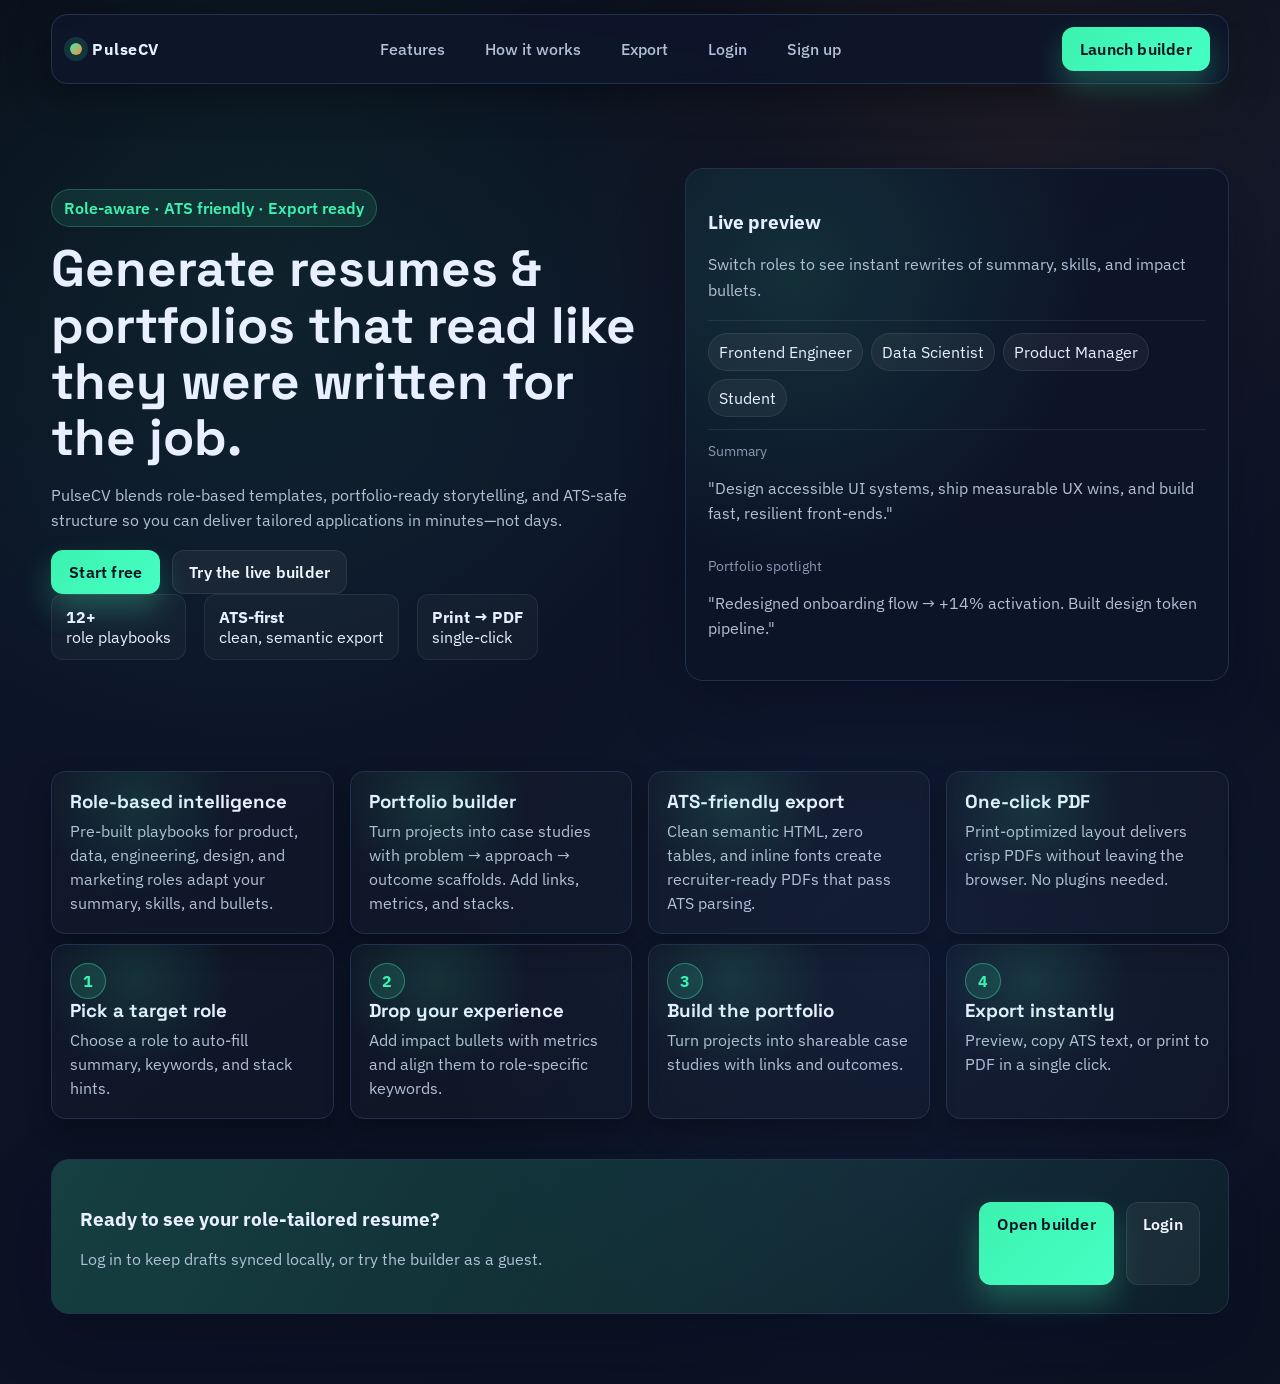
<file: index.html>
<!DOCTYPE html>
<html lang="en">
  <head>
    <meta charset="UTF-8" />
    <meta name="viewport" content="width=device-width, initial-scale=1.0" />
    <title>PulseCV | Intelligent Resume & Portfolio Builder</title>
    <link rel="stylesheet" href="styles.css" />
  </head>
  <body>
    <nav class="navbar non-print">
      <div class="container nav-shell">
        <div class="brand">
          <span class="brand-dot"></span>
          <span>PulseCV</span>
        </div>
        <div class="nav-links">
          <a href="#features">Features</a>
          <a href="#flow">How it works</a>
          <a href="#cta">Export</a>
          <a href="login.html">Login</a>
          <a href="signup.html">Sign up</a>
        </div>
        <a class="btn btn-primary" href="dashboard.html">Launch builder</a>
      </div>
    </nav>

    <header class="container hero">
      <div>
        <div class="pill">Role-aware · ATS friendly · Export ready</div>
        <h1>Generate resumes & portfolios that read like they were written for the job.</h1>
        <p>
          PulseCV blends role-based templates, portfolio-ready storytelling, and ATS-safe structure so you can
          deliver tailored applications in minutes—not days.
        </p>
        <div class="hero-actions">
          <a class="btn btn-primary" href="signup.html">Start free</a>
          <a class="btn btn-ghost" href="dashboard.html">Try the live builder</a>
        </div>
        <div class="stat-row">
          <div class="stat">
            <strong>12+</strong><br />
            role playbooks
          </div>
          <div class="stat">
            <strong>ATS-first</strong><br />
            clean, semantic export
          </div>
          <div class="stat">
            <strong>Print → PDF</strong><br />
            single-click
          </div>
        </div>
      </div>
      <div class="hero-card">
        <h3>Live preview</h3>
        <p class="muted">Switch roles to see instant rewrites of summary, skills, and impact bullets.</p>
        <div class="divider"></div>
        <div class="chip-row">
          <span class="chip">Frontend Engineer</span>
          <span class="chip">Data Scientist</span>
          <span class="chip">Product Manager</span>
          <span class="chip">Student</span>
        </div>
        <div class="divider"></div>
        <div class="stack">
          <div>
            <div class="subtext">Summary</div>
            <p>"Design accessible UI systems, ship measurable UX wins, and build fast, resilient front-ends."</p>
          </div>
          <div>
            <div class="subtext">Portfolio spotlight</div>
            <p class="muted">"Redesigned onboarding flow → +14% activation. Built design token pipeline."</p>
          </div>
        </div>
      </div>
    </header>

    <main class="container">
      <section id="features" class="grid feature-grid">
        <div class="card">
          <h3>Role-based intelligence</h3>
          <p>Pre-built playbooks for product, data, engineering, design, and marketing roles adapt your summary, skills, and bullets.</p>
        </div>
        <div class="card">
          <h3>Portfolio builder</h3>
          <p>Turn projects into case studies with problem → approach → outcome scaffolds. Add links, metrics, and stacks.</p>
        </div>
        <div class="card">
          <h3>ATS-friendly export</h3>
          <p>Clean semantic HTML, zero tables, and inline fonts create recruiter-ready PDFs that pass ATS parsing.</p>
        </div>
        <div class="card">
          <h3>One-click PDF</h3>
          <p>Print-optimized layout delivers crisp PDFs without leaving the browser. No plugins needed.</p>
        </div>
      </section>

      <section id="flow" class="grid steps">
        <div class="card">
          <div class="step-number">1</div>
          <h3>Pick a target role</h3>
          <p>Choose a role to auto-fill summary, keywords, and stack hints.</p>
        </div>
        <div class="card">
          <div class="step-number">2</div>
          <h3>Drop your experience</h3>
          <p>Add impact bullets with metrics and align them to role-specific keywords.</p>
        </div>
        <div class="card">
          <div class="step-number">3</div>
          <h3>Build the portfolio</h3>
          <p>Turn projects into shareable case studies with links and outcomes.</p>
        </div>
        <div class="card">
          <div class="step-number">4</div>
          <h3>Export instantly</h3>
          <p>Preview, copy ATS text, or print to PDF in a single click.</p>
        </div>
      </section>

      <section id="cta" class="cta-banner">
        <div>
          <h3>Ready to see your role-tailored resume?</h3>
          <p class="muted">Log in to keep drafts synced locally, or try the builder as a guest.</p>
        </div>
        <div class="hero-actions">
          <a class="btn btn-primary" href="dashboard.html">Open builder</a>
          <a class="btn btn-ghost" href="login.html">Login</a>
        </div>
      </section>
    </main>
  </body>
</html>
</file>
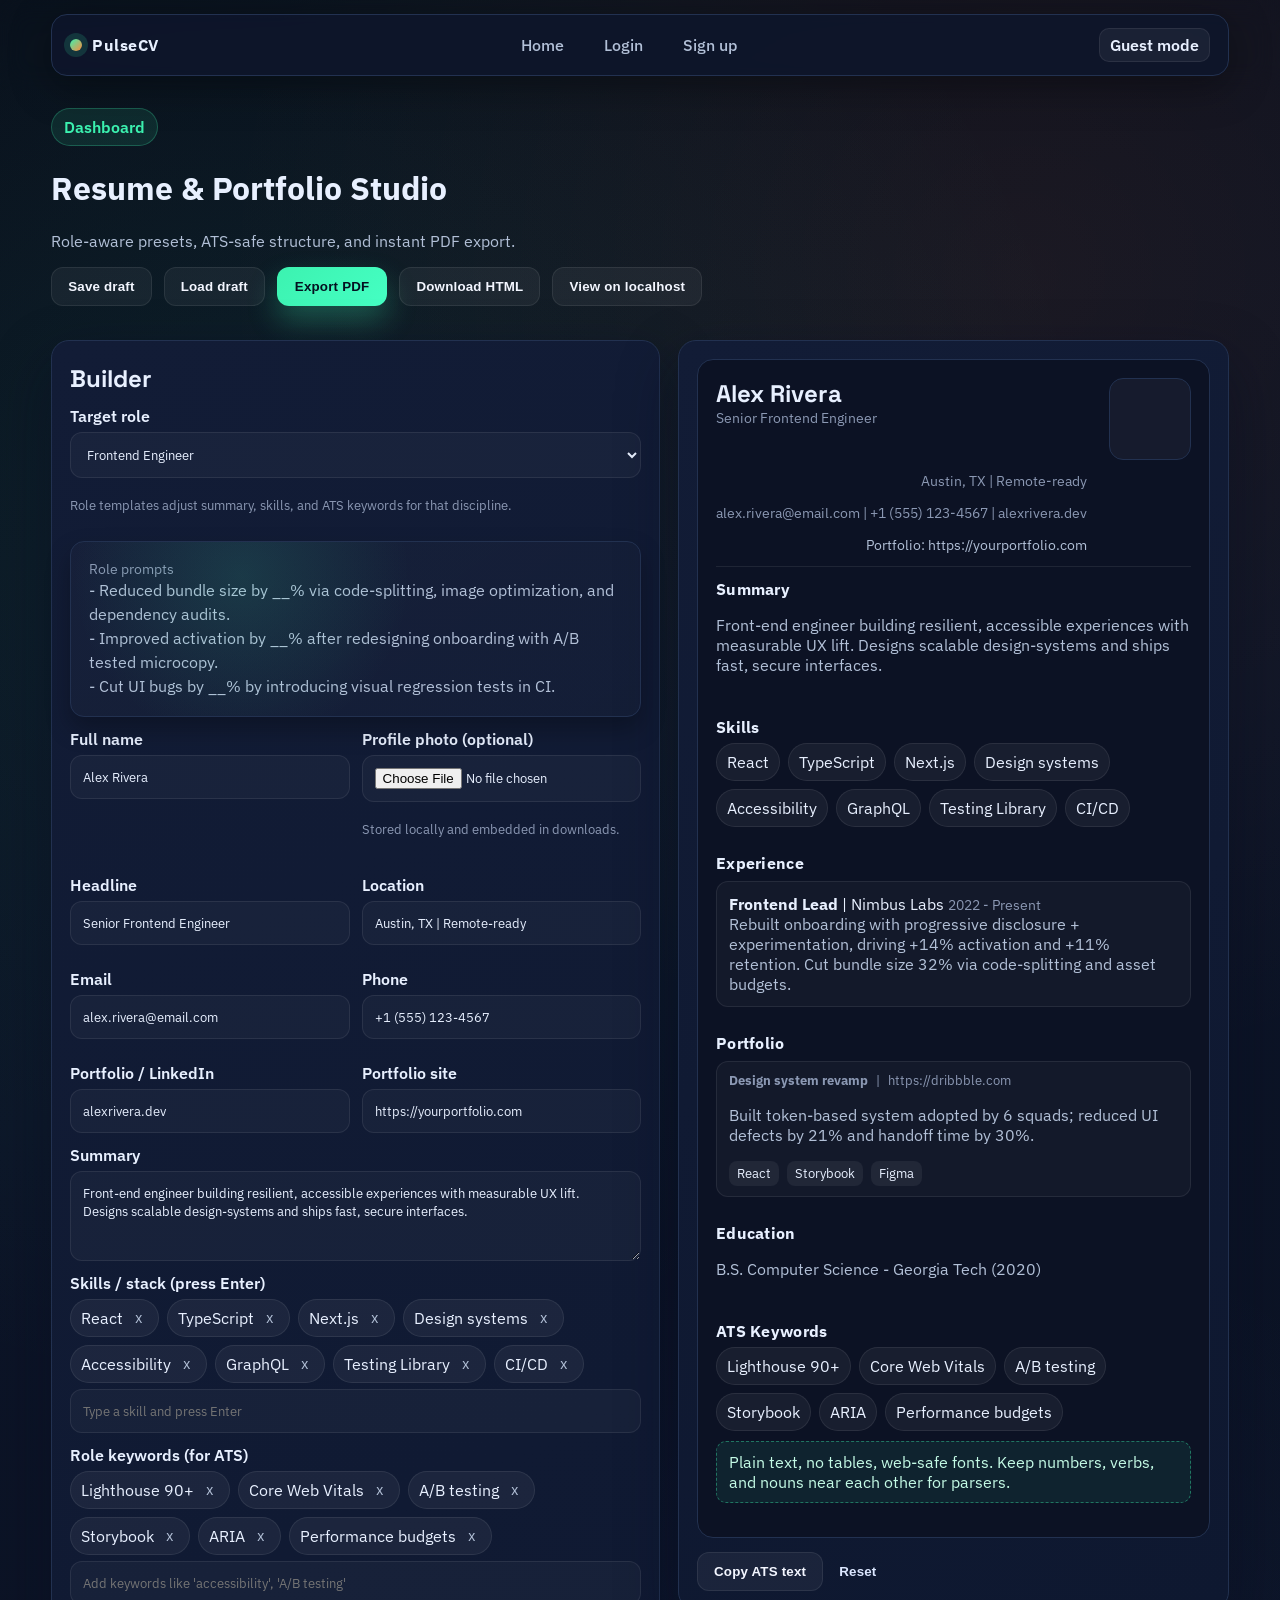
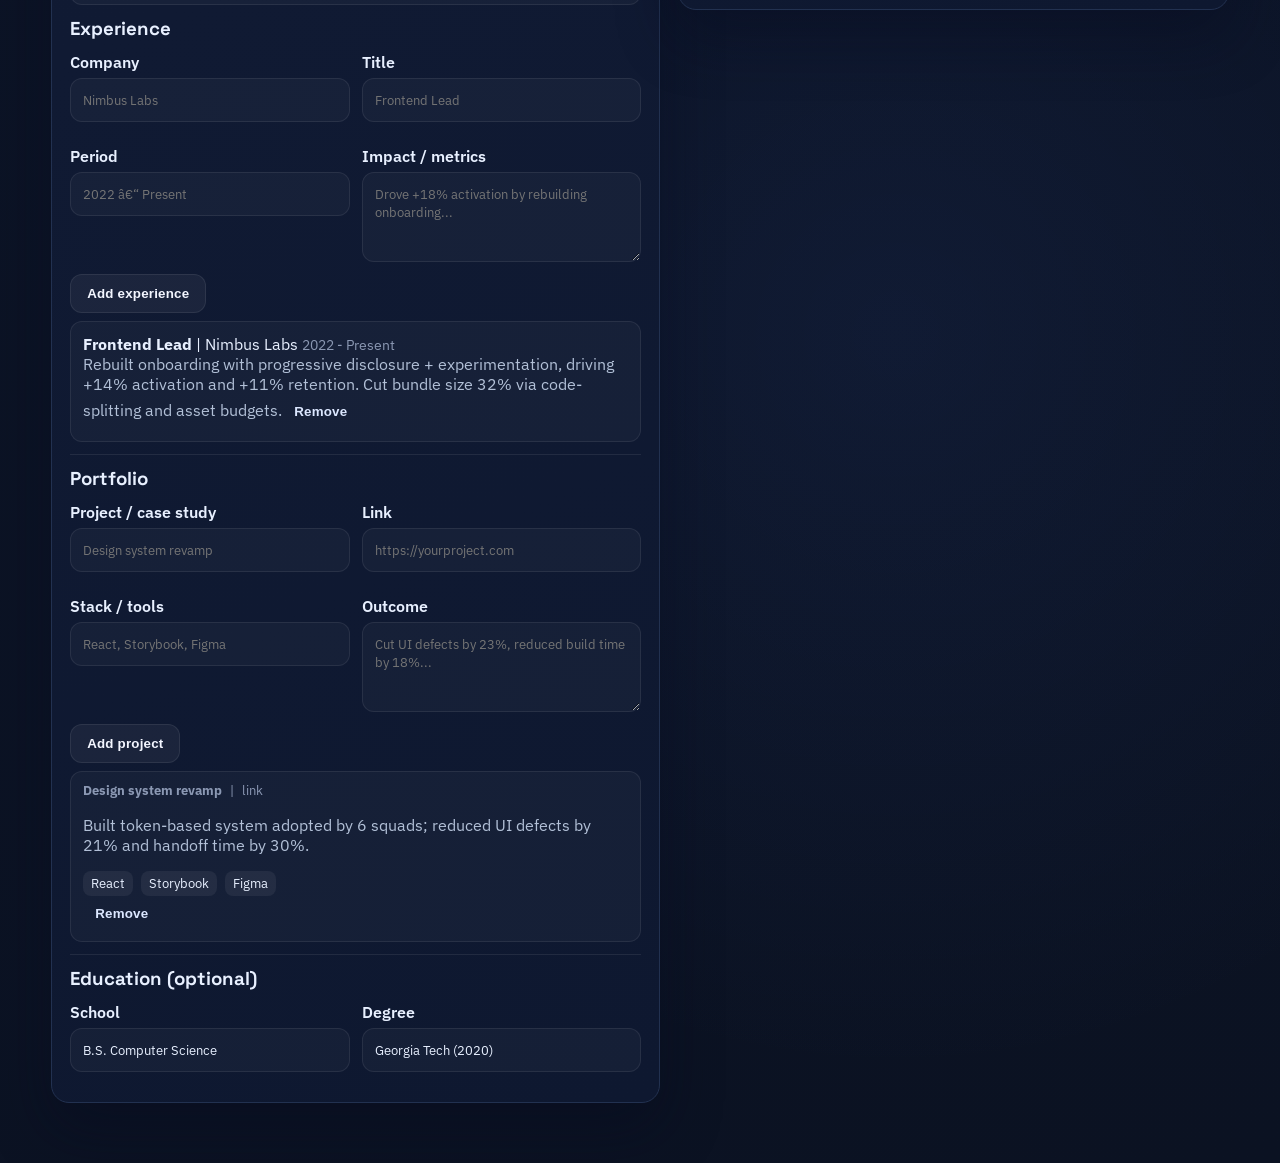
<file: dashboard.html>
﻿<!DOCTYPE html>
<html lang="en">
  <head>
    <meta charset="UTF-8" />
    <meta name="viewport" content="width=device-width, initial-scale=1.0" />
    <title>Dashboard | PulseCV</title>
    <link rel="stylesheet" href="styles.css" />
  </head>
  <body>
    <nav class="navbar non-print">
      <div class="container nav-shell">
        <div class="brand">
          <span class="brand-dot"></span>
          <a href="index.html">PulseCV</a>
        </div>
        <div class="nav-links">
          <a href="index.html">Home</a>
          <a href="login.html">Login</a>
          <a href="signup.html">Sign up</a>
        </div>
        <div class="badge" id="userBadge">Guest mode</div>
      </div>
    </nav>

    <main class="container">
      <div class="topbar non-print">
        <div>
          <div class="pill">Dashboard</div>
          <h1>Resume & Portfolio Studio</h1>
          <p class="muted">Role-aware presets, ATS-safe structure, and instant PDF export.</p>
        </div>
        <div class="hero-actions">
          <button id="saveDraft" class="btn btn-ghost">Save draft</button>
          <button id="loadDraft" class="btn btn-ghost">Load draft</button>
          <button id="exportPdf" class="btn btn-primary">Export PDF</button>
          <button id="downloadHtml" class="btn btn-ghost">Download HTML</button>
          <button id="viewLocal" class="btn btn-ghost">View on localhost</button>
        </div>
      </div>

      <div class="workspace">
        <section class="panel non-print">
          <h2>Builder</h2>
          <div class="field">
            <label for="roleSelect">Target role</label>
            <select id="roleSelect">
              <option>Frontend Engineer</option>
              <option>Full-Stack Engineer</option>
              <option>Data Scientist</option>
              <option>Machine Learning Engineer</option>
              <option>Product Manager</option>
              <option>UX Designer</option>
              <option>Marketing Manager</option>
            </select>
            <p class="hint">Role templates adjust summary, skills, and ATS keywords for that discipline.</p>
            <div class="card" id="roleHints" style="margin-top: 8px;">
              <div class="subtext">Role prompts</div>
              <p class="muted" id="rolePromptText">Choose a role to see suggested impact bullets.</p>
            </div>
          </div>

          <div class="two-col">
            <div class="field">
              <label for="nameInput">Full name</label>
              <input id="nameInput" placeholder="Alex Rivera" />
            </div>
            <div class="field">
              <label for="photoInput">Profile photo (optional)</label>
              <input id="photoInput" type="file" accept="image/*" />
              <p class="hint">Stored locally and embedded in downloads.</p>
            </div>
            <div class="field">
              <label for="titleInput">Headline</label>
              <input id="titleInput" placeholder="Senior Frontend Engineer" />
            </div>
            <div class="field">
              <label for="locationInput">Location</label>
              <input id="locationInput" placeholder="Austin, TX | Remote-ready" />
            </div>
            <div class="field">
              <label for="emailInput">Email</label>
              <input id="emailInput" type="email" placeholder="you@example.com" />
            </div>
            <div class="field">
              <label for="phoneInput">Phone</label>
              <input id="phoneInput" placeholder="+1 (555) 123-4567" />
            </div>
            <div class="field">
              <label for="websiteInput">Portfolio / LinkedIn</label>
              <input id="websiteInput" placeholder="linkedin.com/in/you" />
            </div>
            <div class="field">
              <label for="portfolioInput">Portfolio site</label>
              <input id="portfolioInput" placeholder="https://yourportfolio.com" />
            </div>
          </div>

          <div class="field">
            <label for="summaryInput">Summary</label>
            <textarea id="summaryInput" placeholder="Impact-focused summary aligned to target role."></textarea>
          </div>

          <div class="field">
            <label>Skills / stack (press Enter)</label>
            <div class="chip-row" id="skillsChips"></div>
            <input id="skillsInput" placeholder="Type a skill and press Enter" />
          </div>

          <div class="field">
            <label>Role keywords (for ATS)</label>
            <div class="chip-row" id="keywordChips"></div>
            <input id="keywordInput" placeholder="Add keywords like 'accessibility', 'A/B testing'" />
          </div>

          <h3>Experience</h3>
          <div class="two-col">
            <div class="field">
              <label for="expCompany">Company</label>
              <input id="expCompany" placeholder="Nimbus Labs" />
            </div>
            <div class="field">
              <label for="expTitle">Title</label>
              <input id="expTitle" placeholder="Frontend Lead" />
            </div>
            <div class="field">
              <label for="expPeriod">Period</label>
              <input id="expPeriod" placeholder="2022 â€“ Present" />
            </div>
            <div class="field">
              <label for="expImpact">Impact / metrics</label>
              <textarea id="expImpact" placeholder="Drove +18% activation by rebuilding onboarding..."></textarea>
            </div>
          </div>
          <button id="addExperience" class="btn btn-ghost" type="button">Add experience</button>
          <div class="list" id="experienceList"></div>

          <div class="divider"></div>
          <h3>Portfolio</h3>
          <div class="two-col">
            <div class="field">
              <label for="projTitle">Project / case study</label>
              <input id="projTitle" placeholder="Design system revamp" />
            </div>
            <div class="field">
              <label for="projLink">Link</label>
              <input id="projLink" placeholder="https://yourproject.com" />
            </div>
            <div class="field">
              <label for="projStack">Stack / tools</label>
              <input id="projStack" placeholder="React, Storybook, Figma" />
            </div>
            <div class="field">
              <label for="projOutcome">Outcome</label>
              <textarea id="projOutcome" placeholder="Cut UI defects by 23%, reduced build time by 18%..."></textarea>
            </div>
          </div>
          <button id="addProject" class="btn btn-ghost" type="button">Add project</button>
          <div class="list" id="projectList"></div>

          <div class="divider"></div>
          <h3>Education (optional)</h3>
          <div class="two-col">
            <div class="field">
              <label for="eduSchool">School</label>
              <input id="eduSchool" placeholder="Georgia Tech" />
            </div>
            <div class="field">
              <label for="eduDegree">Degree</label>
              <input id="eduDegree" placeholder="B.S. Computer Science, 2020" />
            </div>
          </div>
        </section>

        <section class="panel">
          <div class="resume-card" id="exportArea">
            <div class="resume-header">
              <div>
                <h2 id="previewName">Your Name</h2>
                <div class="subtext" id="previewTitle">Role headline</div>
              </div>
              <div class="avatar" id="previewPhoto" aria-label="Profile photo"></div>
              <div class="stack subtext" style="text-align: right;">
                <span id="previewLocation">Location</span>
                <span id="previewContact">email | phone | site</span>
                <span id="previewPortfolio" class="muted"></span>
              </div>
            </div>

            <div class="stack">
              <div>
                <div class="section-title">Summary</div>
                <p id="previewSummary" class="muted">Concise, role-aware summary goes here.</p>
              </div>

              <div>
                <div class="section-title">Skills</div>
                <div class="chip-row" id="previewSkills"></div>
              </div>

              <div>
                <div class="section-title">Experience</div>
                <div class="list" id="previewExperience"></div>
              </div>

              <div>
                <div class="section-title">Portfolio</div>
                <div class="list" id="previewProjects"></div>
              </div>

              <div>
                <div class="section-title">Education</div>
                <p id="previewEducation" class="muted">Add your education.</p>
              </div>

              <div>
                <div class="section-title">ATS Keywords</div>
                <div class="chip-row" id="previewKeywords"></div>
                <p class="ats-note">
                  Plain text, no tables, web-safe fonts. Keep numbers, verbs, and nouns near each other for parsers.
                </p>
              </div>
            </div>
          </div>

          <div class="hero-actions non-print" style="margin-top: 14px;">
            <button id="copyATS" class="btn btn-ghost" type="button">Copy ATS text</button>
            <button id="clearData" class="btn btn-text" type="button">Reset</button>
          </div>
        </section>
      </div>
    </main>

    <script src="js/dashboard.js"></script>
  </body>
</html>
</file>
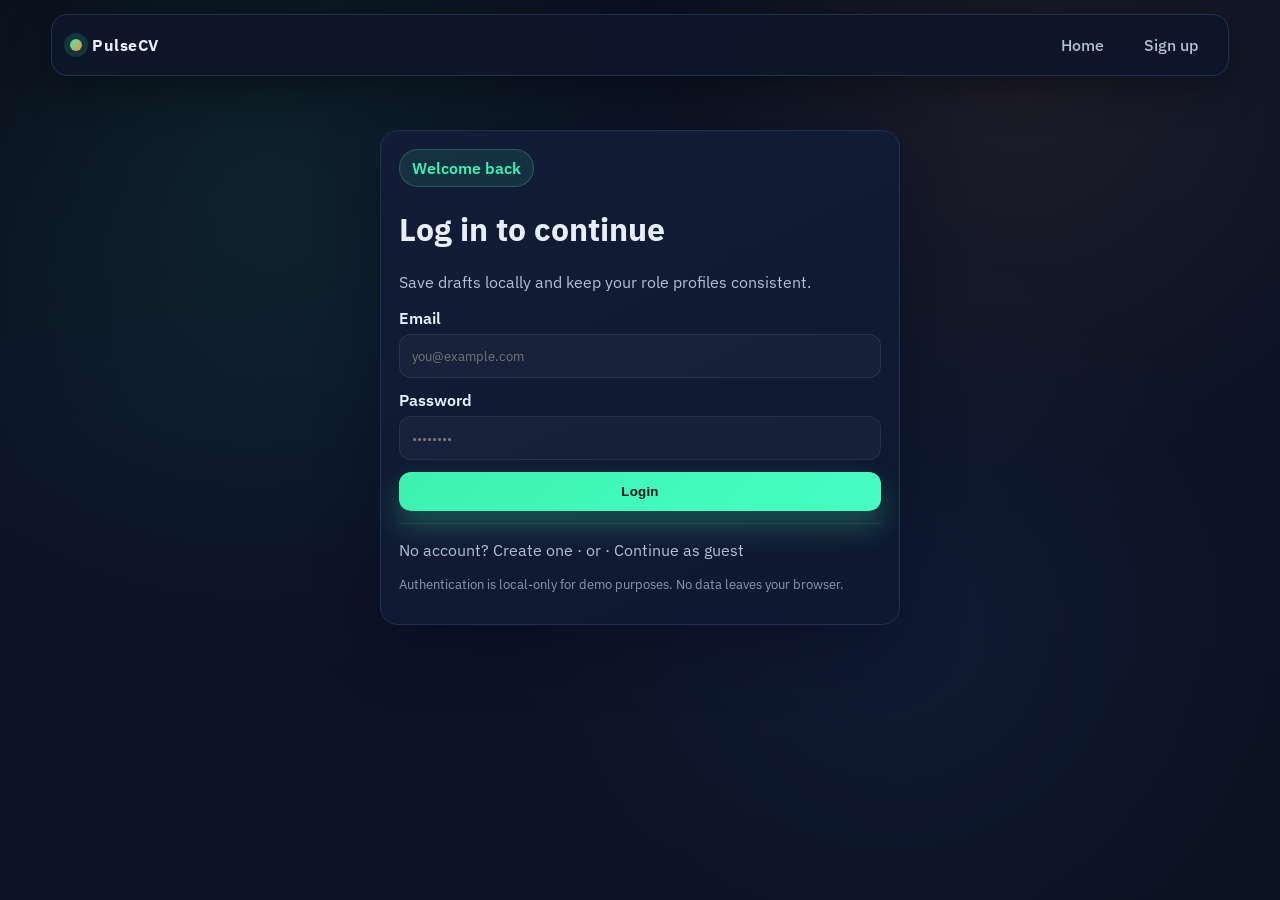
<file: login.html>
<!DOCTYPE html>
<html lang="en">
  <head>
    <meta charset="UTF-8" />
    <meta name="viewport" content="width=device-width, initial-scale=1.0" />
    <title>Login | PulseCV</title>
    <link rel="stylesheet" href="styles.css" />
  </head>
  <body>
    <nav class="navbar non-print">
      <div class="container nav-shell">
        <div class="brand">
          <span class="brand-dot"></span>
          <a href="index.html">PulseCV</a>
        </div>
        <div class="nav-links">
          <a href="index.html">Home</a>
          <a href="signup.html">Sign up</a>
        </div>
      </div>
    </nav>

    <main class="container" style="max-width: 520px; padding: 40px 0 80px;">
      <div class="panel">
        <div class="pill">Welcome back</div>
        <h1>Log in to continue</h1>
        <p class="muted">Save drafts locally and keep your role profiles consistent.</p>
        <form id="loginForm">
          <div class="field">
            <label for="loginEmail">Email</label>
            <input id="loginEmail" type="email" name="email" placeholder="you@example.com" required />
          </div>
          <div class="field">
            <label for="loginPassword">Password</label>
            <input id="loginPassword" type="password" name="password" placeholder="••••••••" required />
          </div>
          <button class="btn btn-primary" type="submit" style="width: 100%;">Login</button>
        </form>
        <div class="divider"></div>
        <p class="muted">
          No account?
          <a href="signup.html">Create one</a>
          · or ·
          <a href="dashboard.html">Continue as guest</a>
        </p>
        <p class="hint">Authentication is local-only for demo purposes. No data leaves your browser.</p>
      </div>
    </main>

    <script src="js/auth.js"></script>
  </body>
</html>
</file>
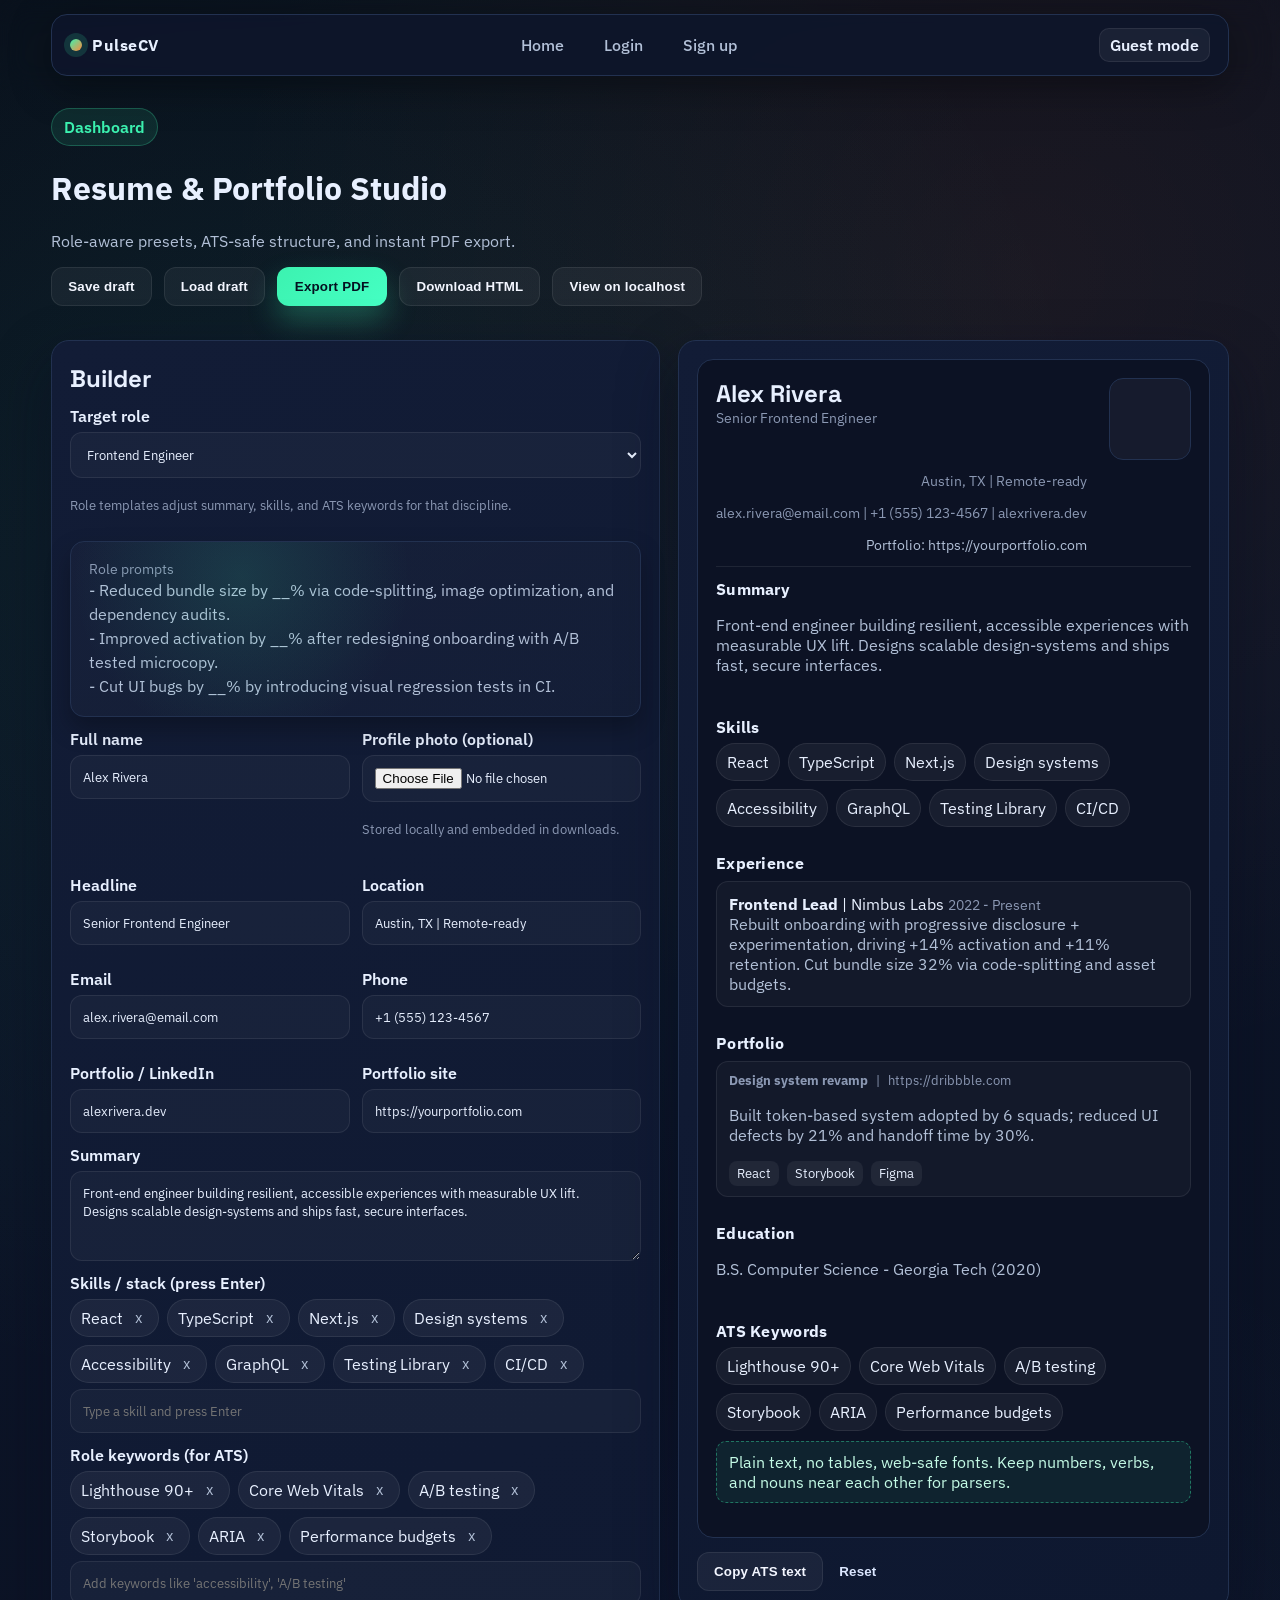
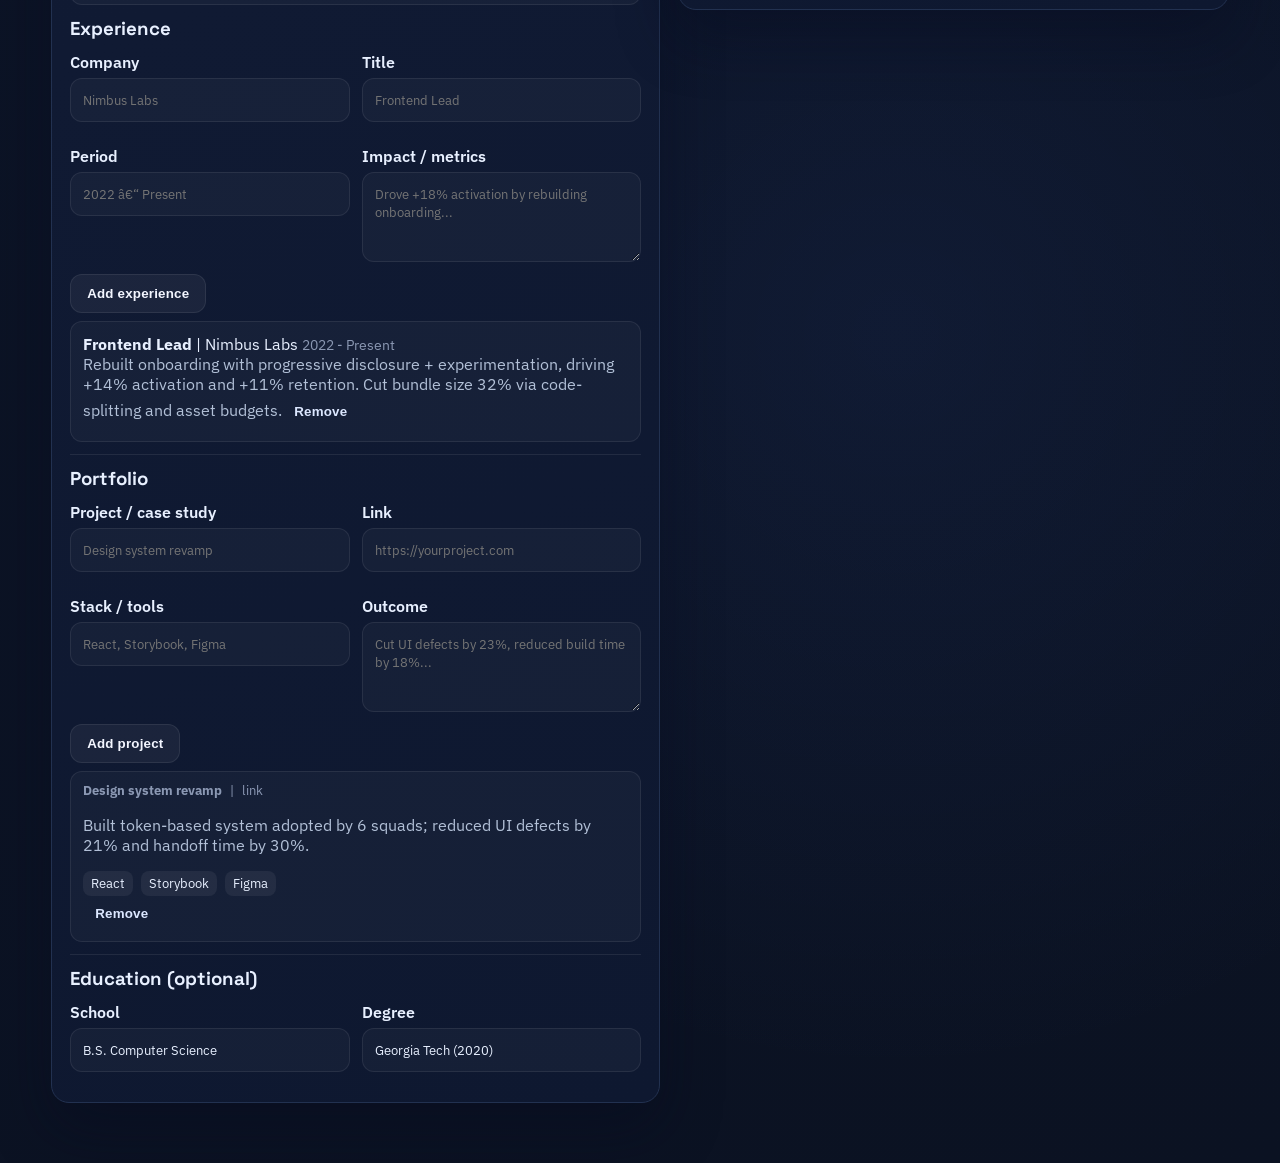
<file: resume-view.html>
<!DOCTYPE html>
<html lang="en">
  <head>
    <meta charset="UTF-8" />
    <meta name="viewport" content="width=device-width, initial-scale=1.0" />
    <title>Resume Preview | PulseCV</title>
    <link rel="stylesheet" href="styles.css" />
  </head>
  <body>
    <main class="container" style="padding: 30px 0 60px;">
      <div class="topbar">
        <div>
          <div class="pill">Local preview</div>
          <h1>Your saved resume</h1>
          <p class="muted">This view reads your latest saved draft from localStorage.</p>
        </div>
        <div class="hero-actions">
          <a class="btn btn-ghost" href="dashboard.html">Back to builder</a>
          <button class="btn btn-primary" onclick="window.print()">Export PDF</button>
        </div>
      </div>

      <div class="panel">
        <div class="resume-card" id="previewCard">
          <div class="resume-header">
            <div>
              <h2 id="pvName">Your Name</h2>
              <div class="subtext" id="pvTitle">Role headline</div>
            </div>
            <div class="avatar" id="pvPhoto" aria-label="Profile photo"></div>
            <div class="stack subtext" style="text-align: right;">
              <span id="pvLocation">Location</span>
              <span id="pvContact">contact</span>
              <span id="pvPortfolio" class="muted"></span>
            </div>
          </div>

          <div class="stack">
            <div>
              <div class="section-title">Summary</div>
              <p id="pvSummary" class="muted">Summary goes here.</p>
            </div>

            <div>
              <div class="section-title">Skills</div>
              <div class="chip-row" id="pvSkills"></div>
            </div>

            <div>
              <div class="section-title">Experience</div>
              <div class="list" id="pvExperience"></div>
            </div>

            <div>
              <div class="section-title">Portfolio</div>
              <div class="list" id="pvProjects"></div>
            </div>

            <div>
              <div class="section-title">Education</div>
              <p id="pvEducation" class="muted">Education</p>
            </div>

            <div>
              <div class="section-title">ATS Keywords</div>
              <div class="chip-row" id="pvKeywords"></div>
            </div>
          </div>
        </div>
      </div>
    </main>

    <script>
      (() => {
        const DRAFT_KEY = 'pulsecv_draft_v1';
        const qs = (id) => document.getElementById(id);
        const renderChips = (arr, target) => {
          if (!target) return;
          target.innerHTML = '';
          arr.forEach((val) => {
            const chip = document.createElement('span');
            chip.className = 'chip';
            chip.textContent = val;
            target.appendChild(chip);
          });
        };
        const renderList = (items, target, formatter) => {
          if (!target) return;
          target.innerHTML = '';
          items.forEach((item) => {
            const div = document.createElement('div');
            div.className = 'list-item';
            div.innerHTML = formatter(item);
            target.appendChild(div);
          });
        };
        const loadDraft = () => {
          try {
            return JSON.parse(localStorage.getItem(DRAFT_KEY) || 'null');
          } catch {
            return null;
          }
        };
        const data = loadDraft();
        if (!data) {
          alert('No saved draft found. Save a draft in the builder first.');
          window.location.href = 'dashboard.html';
          return;
        }
        qs('pvName').textContent = data.name || 'Your Name';
        qs('pvTitle').textContent = data.title || 'Role headline';
        qs('pvLocation').textContent = data.location || 'Location';
        qs('pvContact').textContent = [data.email, data.phone, data.website].filter(Boolean).join(' | ');
        qs('pvPortfolio').textContent = data.portfolioUrl ? `Portfolio: ${data.portfolioUrl}` : '';
        const avatar = qs('pvPhoto');
        if (avatar && data.photoData) {
          avatar.style.backgroundImage = `url('${data.photoData}')`;
        }
        qs('pvSummary').textContent = data.summary || 'Summary goes here.';
        qs('pvEducation').textContent = data.education || 'Education';
        renderChips(data.skills || [], qs('pvSkills'));
        renderChips(data.keywords || [], qs('pvKeywords'));
        renderList(
          data.experiences || [],
          qs('pvExperience'),
          (exp) =>
            `<strong>${exp.title || ''}</strong> | ${exp.company || ''} <span class="subtext">${exp.period || ''}</span><br><span class="muted">${exp.impact || ''}</span>`
        );
        renderList(
          data.projects || [],
          qs('pvProjects'),
          (p) =>
            `<div class="project-meta"><strong>${p.title || ''}</strong>${p.link ? ` | <a href="${p.link}">${p.link}</a>` : ''}</div><p class="muted">${p.outcome || ''}</p><div class="chip-row">${(p.stack || '')
              .split(',')
              .map((s) => s.trim())
              .filter(Boolean)
              .map((s) => `<span class="tag">${s}</span>`)
              .join(' ')}</div>`
        );
      })();
    </script>
  </body>
</html>
</file>
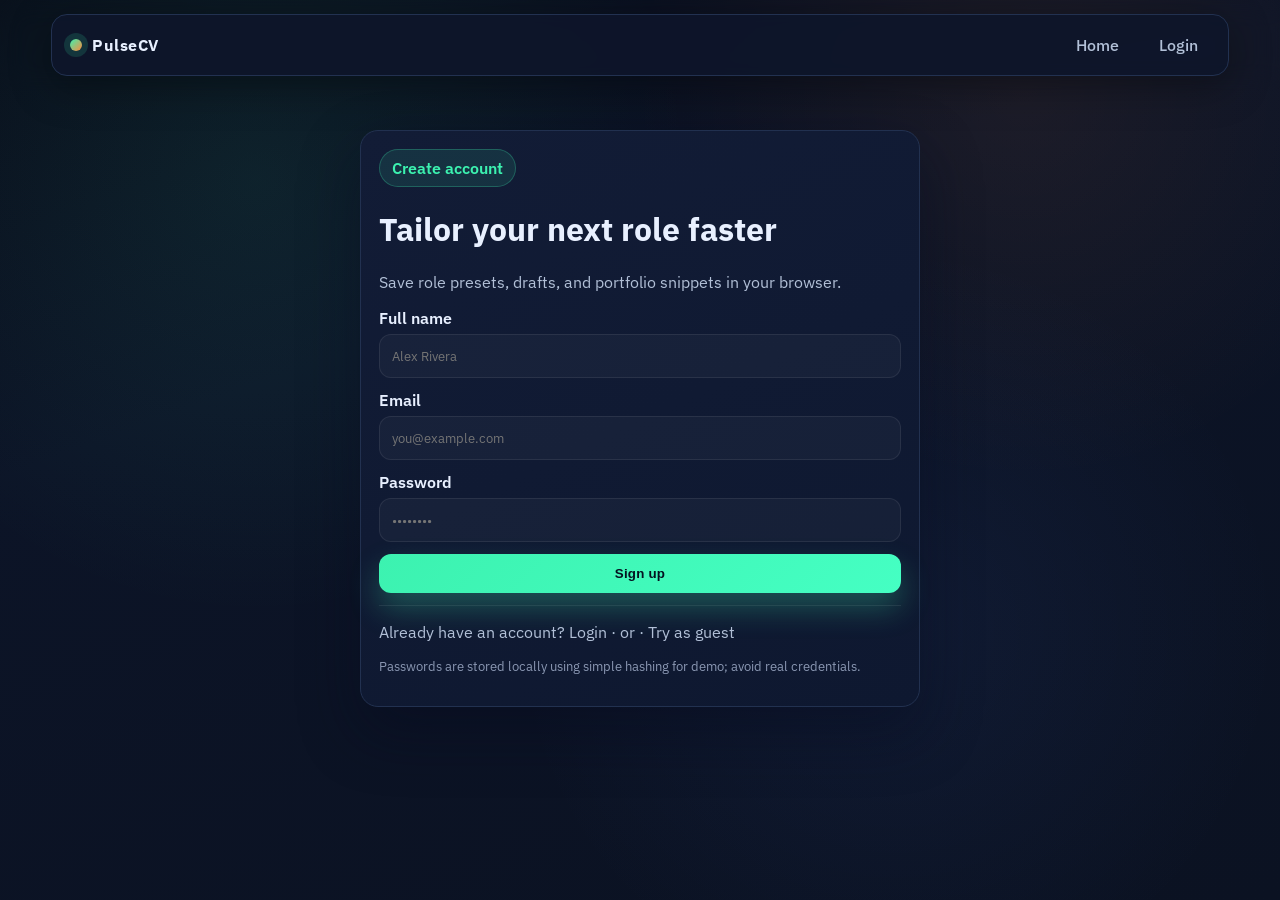
<file: signup.html>
<!DOCTYPE html>
<html lang="en">
  <head>
    <meta charset="UTF-8" />
    <meta name="viewport" content="width=device-width, initial-scale=1.0" />
    <title>Sign up | PulseCV</title>
    <link rel="stylesheet" href="styles.css" />
  </head>
  <body>
    <nav class="navbar non-print">
      <div class="container nav-shell">
        <div class="brand">
          <span class="brand-dot"></span>
          <a href="index.html">PulseCV</a>
        </div>
        <div class="nav-links">
          <a href="index.html">Home</a>
          <a href="login.html">Login</a>
        </div>
      </div>
    </nav>

    <main class="container" style="max-width: 560px; padding: 40px 0 80px;">
      <div class="panel">
        <div class="pill">Create account</div>
        <h1>Tailor your next role faster</h1>
        <p class="muted">Save role presets, drafts, and portfolio snippets in your browser.</p>
        <form id="signupForm">
          <div class="field">
            <label for="signupName">Full name</label>
            <input id="signupName" type="text" name="name" placeholder="Alex Rivera" required />
          </div>
          <div class="field">
            <label for="signupEmail">Email</label>
            <input id="signupEmail" type="email" name="email" placeholder="you@example.com" required />
          </div>
          <div class="field">
            <label for="signupPassword">Password</label>
            <input id="signupPassword" type="password" name="password" placeholder="••••••••" minlength="6" required />
          </div>
          <button class="btn btn-primary" type="submit" style="width: 100%;">Sign up</button>
        </form>
        <div class="divider"></div>
        <p class="muted">
          Already have an account?
          <a href="login.html">Login</a>
          · or ·
          <a href="dashboard.html">Try as guest</a>
        </p>
        <p class="hint">Passwords are stored locally using simple hashing for demo; avoid real credentials.</p>
      </div>
    </main>

    <script src="js/auth.js"></script>
  </body>
</html>
</file>
<file: styles.css>
@import url('https://fonts.googleapis.com/css2?family=Space+Grotesk:wght@400;500;600;700&family=IBM+Plex+Sans:wght@400;500;600&display=swap');

:root {
  --ink: #0b1021;
  --surface: #0f162d;
  --panel: #121c36;
  --panel-2: #0e1830;
  --accent: #3cf2b0;
  --accent-2: #ff8a3d;
  --muted: #b2c0d7;
  --muted-2: #8b98b3;
  --border: #223150;
  --radius: 14px;
  --shadow: 0 25px 60px rgba(6, 12, 30, 0.45);
  --font-display: 'Space Grotesk', 'IBM Plex Sans', system-ui, -apple-system, sans-serif;
  --font-body: 'IBM Plex Sans', system-ui, -apple-system, sans-serif;
}

*,
*::before,
*::after {
  box-sizing: border-box;
}

body {
  margin: 0;
  background: radial-gradient(circle at 20% 20%, rgba(60, 242, 176, 0.08), transparent 35%),
    radial-gradient(circle at 80% 10%, rgba(255, 138, 61, 0.07), transparent 30%),
    radial-gradient(circle at 70% 70%, rgba(81, 131, 255, 0.07), transparent 35%),
    linear-gradient(160deg, #080c19 0%, #0c1427 35%, #0b1222 100%);
  color: #e8f0ff;
  font-family: var(--font-body);
  min-height: 100vh;
  -webkit-font-smoothing: antialiased;
}

a {
  color: inherit;
  text-decoration: none;
}

img {
  max-width: 100%;
  display: block;
}

.container {
  width: min(1200px, 92vw);
  margin: 0 auto;
}

.navbar {
  position: sticky;
  top: 0;
  z-index: 20;
  padding: 14px 0;
  backdrop-filter: blur(14px);
}

.nav-shell {
  background: rgba(14, 22, 43, 0.9);
  border: 1px solid var(--border);
  border-radius: 16px;
  padding: 12px 18px;
  display: flex;
  align-items: center;
  justify-content: space-between;
  box-shadow: 0 10px 40px rgba(0, 0, 0, 0.35);
}

.brand {
  display: flex;
  align-items: center;
  gap: 10px;
  font-weight: 700;
  letter-spacing: 0.5px;
}

.brand-dot {
  width: 12px;
  height: 12px;
  border-radius: 50%;
  background: linear-gradient(135deg, var(--accent), var(--accent-2));
  box-shadow: 0 0 0 6px rgba(60, 242, 176, 0.15);
}

.nav-links {
  display: flex;
  gap: 16px;
  font-weight: 500;
  color: var(--muted);
}

.nav-links a {
  padding: 8px 12px;
  border-radius: 12px;
  transition: background 150ms ease, color 150ms ease;
}

.nav-links a:hover {
  background: rgba(255, 255, 255, 0.06);
  color: #fff;
}

.btn {
  border: none;
  cursor: pointer;
  border-radius: 12px;
  font-weight: 600;
  letter-spacing: 0.2px;
  transition: transform 120ms ease, box-shadow 200ms ease, background 200ms ease;
}

.btn-primary {
  background: linear-gradient(135deg, var(--accent), #45ffc3);
  color: #041120;
  padding: 12px 18px;
  box-shadow: 0 15px 30px rgba(60, 242, 176, 0.28);
}

.btn-ghost {
  background: rgba(255, 255, 255, 0.05);
  color: #f3f6ff;
  padding: 11px 16px;
  border: 1px solid rgba(255, 255, 255, 0.08);
}

.btn-text {
  background: transparent;
  color: #dce7ff;
  padding: 10px 12px;
}

.btn:hover {
  transform: translateY(-1px);
}

.hero {
  padding: 70px 0 50px;
  display: grid;
  gap: 32px;
  grid-template-columns: 1.05fr 0.95fr;
  align-items: center;
}

.pill {
  display: inline-flex;
  align-items: center;
  gap: 8px;
  padding: 8px 12px;
  border-radius: 999px;
  background: rgba(60, 242, 176, 0.1);
  color: var(--accent);
  font-weight: 600;
  border: 1px solid rgba(60, 242, 176, 0.25);
}

.hero h1 {
  font-family: var(--font-display);
  font-size: clamp(34px, 4vw, 52px);
  line-height: 1.1;
  margin: 14px 0;
}

.hero p {
  color: var(--muted);
  font-size: 16px;
  line-height: 1.6;
}

.hero-actions {
  display: flex;
  gap: 12px;
  margin-top: 14px;
  flex-wrap: wrap;
}

.hero-card {
  background: radial-gradient(circle at 20% 20%, rgba(60, 242, 176, 0.12), transparent 50%),
    rgba(13, 20, 40, 0.9);
  border: 1px solid var(--border);
  border-radius: 18px;
  padding: 22px;
  box-shadow: var(--shadow);
}

.stat-row {
  display: flex;
  gap: 18px;
  flex-wrap: wrap;
}

.stat {
  background: rgba(255, 255, 255, 0.03);
  border-radius: 12px;
  padding: 12px 14px;
  border: 1px solid rgba(255, 255, 255, 0.07);
}

.grid {
  display: grid;
  gap: 16px;
}

.feature-grid {
  grid-template-columns: repeat(auto-fit, minmax(240px, 1fr));
  margin: 40px 0 10px;
}

.card {
  background: linear-gradient(145deg, rgba(255, 255, 255, 0.02), rgba(255, 255, 255, 0.01));
  border: 1px solid var(--border);
  border-radius: var(--radius);
  padding: 18px;
  box-shadow: 0 12px 24px rgba(0, 0, 0, 0.28);
  position: relative;
  overflow: hidden;
}

.card::after {
  content: '';
  position: absolute;
  inset: 0;
  background: radial-gradient(circle at 30% 20%, rgba(60, 242, 176, 0.12), transparent 40%);
  pointer-events: none;
}

.card h3 {
  margin: 0 0 6px;
  font-family: var(--font-display);
}

.card p {
  margin: 0;
  color: var(--muted);
  line-height: 1.5;
}

.steps {
  grid-template-columns: repeat(auto-fit, minmax(220px, 1fr));
}

.step-number {
  width: 36px;
  height: 36px;
  border-radius: 50%;
  background: rgba(60, 242, 176, 0.12);
  border: 1px solid rgba(60, 242, 176, 0.4);
  display: grid;
  place-items: center;
  color: var(--accent);
  font-weight: 700;
}

.cta-banner {
  margin: 40px 0 70px;
  padding: 28px;
  border-radius: 18px;
  border: 1px solid var(--border);
  background: linear-gradient(120deg, rgba(60, 242, 176, 0.2), rgba(60, 242, 176, 0.05));
  box-shadow: var(--shadow);
  display: flex;
  justify-content: space-between;
  gap: 16px;
  flex-wrap: wrap;
}

.workspace {
  display: grid;
  gap: 18px;
  grid-template-columns: 1.05fr 0.95fr;
  align-items: start;
  padding: 26px 0 60px;
}

.panel {
  background: linear-gradient(155deg, var(--panel), var(--panel-2));
  border: 1px solid var(--border);
  border-radius: 18px;
  padding: 18px;
  box-shadow: var(--shadow);
}

.panel h2,
.panel h3 {
  margin: 4px 0 12px;
  font-family: var(--font-display);
}

.panel h4 {
  margin: 10px 0 6px;
}

.muted {
  color: var(--muted);
}

.field {
  display: flex;
  flex-direction: column;
  gap: 6px;
  margin-bottom: 12px;
}

.field label {
  font-weight: 600;
  color: #e8f0ff;
}

.field input,
.field textarea,
.field select {
  background: rgba(255, 255, 255, 0.03);
  border: 1px solid rgba(255, 255, 255, 0.08);
  border-radius: 12px;
  padding: 12px;
  color: #e8f0ff;
  font-family: inherit;
  outline: none;
  transition: border 120ms ease, box-shadow 120ms ease;
}

.field input:focus,
.field textarea:focus,
.field select:focus {
  border-color: rgba(60, 242, 176, 0.5);
  box-shadow: 0 0 0 3px rgba(60, 242, 176, 0.12);
}

.field textarea {
  min-height: 90px;
  resize: vertical;
}

.two-col {
  display: grid;
  grid-template-columns: repeat(auto-fit, minmax(210px, 1fr));
  gap: 12px;
}

.chip-row {
  display: flex;
  flex-wrap: wrap;
  gap: 8px;
}

.chip {
  display: inline-flex;
  align-items: center;
  gap: 6px;
  background: rgba(255, 255, 255, 0.05);
  padding: 8px 10px;
  border-radius: 999px;
  border: 1px solid rgba(255, 255, 255, 0.08);
  color: #e8f0ff;
}

.chip button {
  background: transparent;
  border: none;
  color: var(--muted);
  cursor: pointer;
  font-size: 14px;
}

.stack {
  display: flex;
  flex-direction: column;
  gap: 14px;
}

.list {
  display: flex;
  flex-direction: column;
  gap: 10px;
  margin-top: 8px;
}

.list-item {
  padding: 12px;
  background: rgba(255, 255, 255, 0.03);
  border: 1px solid rgba(255, 255, 255, 0.08);
  border-radius: 12px;
}

.resume-card {
  background: #0c1224;
  border-radius: 16px;
  padding: 18px;
  border: 1px solid var(--border);
}

.resume-header {
  display: flex;
  justify-content: space-between;
  gap: 12px;
  flex-wrap: wrap;
  border-bottom: 1px solid rgba(255, 255, 255, 0.08);
  padding-bottom: 12px;
}

.avatar {
  width: 82px;
  height: 82px;
  border-radius: 14px;
  background: rgba(255, 255, 255, 0.04);
  border: 1px solid var(--border);
  background-size: cover;
  background-position: center;
}

.resume-header h2 {
  margin: 0;
}

.subtext {
  color: var(--muted-2);
  font-size: 14px;
}

.section-title {
  font-weight: 700;
  margin: 12px 0 6px;
  letter-spacing: 0.3px;
}

.keyword-pill {
  background: rgba(255, 255, 255, 0.08);
  padding: 6px 10px;
  border-radius: 10px;
  color: #e8f0ff;
  display: inline-flex;
  gap: 6px;
  align-items: center;
}

.ats-note {
  margin-top: 10px;
  padding: 10px 12px;
  background: rgba(60, 242, 176, 0.08);
  border-radius: 10px;
  border: 1px dashed rgba(60, 242, 176, 0.4);
  color: #c4fbe6;
}

.topbar {
  display: flex;
  align-items: center;
  justify-content: space-between;
  gap: 10px;
  flex-wrap: wrap;
  margin: 18px 0 8px;
}

.badge {
  background: rgba(255, 255, 255, 0.05);
  border: 1px solid rgba(255, 255, 255, 0.08);
  padding: 6px 10px;
  border-radius: 10px;
  font-weight: 600;
  color: #e8f0ff;
}

.table-ish {
  display: grid;
  grid-template-columns: 1fr;
  gap: 6px;
}

.project-card {
  padding: 10px 12px;
  border-radius: 12px;
  border: 1px solid rgba(255, 255, 255, 0.08);
  background: rgba(255, 255, 255, 0.03);
}

.project-meta {
  display: flex;
  align-items: center;
  gap: 8px;
  flex-wrap: wrap;
  color: var(--muted-2);
  font-size: 13px;
}

.tag {
  background: rgba(255, 255, 255, 0.06);
  padding: 4px 8px;
  border-radius: 8px;
  font-size: 13px;
}

.hint {
  color: var(--muted-2);
  font-size: 13px;
}

.divider {
  height: 1px;
  background: rgba(255, 255, 255, 0.08);
  margin: 12px 0;
}

.non-print {
  display: block;
}

@media (max-width: 980px) {
  .hero {
    grid-template-columns: 1fr;
  }
  .workspace {
    grid-template-columns: 1fr;
  }
}

@media print {
  body {
    background: #ffffff;
    color: #000000;
    font-family: 'IBM Plex Sans', sans-serif;
  }
  .non-print {
    display: none !important;
  }
  .resume-card,
  #exportArea {
    border: none;
    box-shadow: none;
    background: #ffffff;
    color: #000000;
    padding: 0;
  }
  a {
    color: #000000;
  }
  .keyword-pill,
  .chip {
    border: 1px solid #d4d4d4;
    background: #f7f7f7;
    color: #000;
  }
}
</file>
